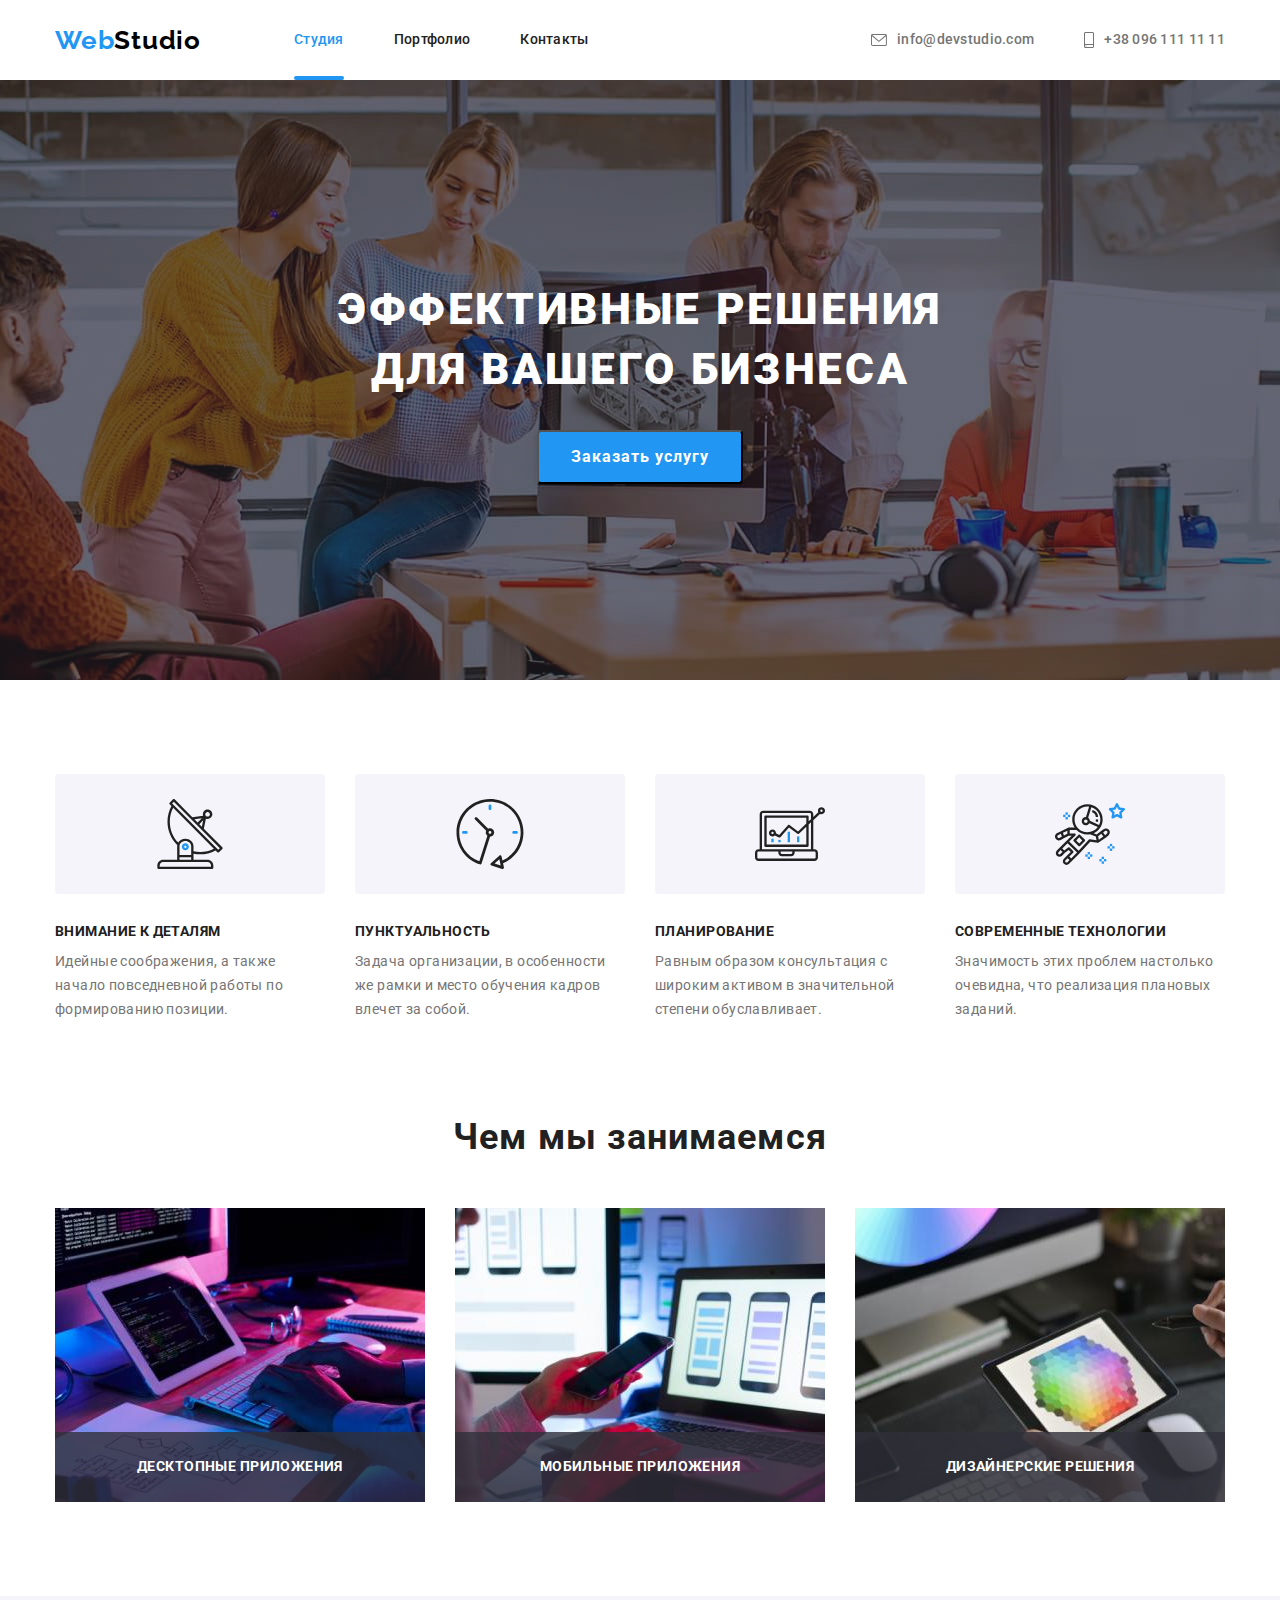
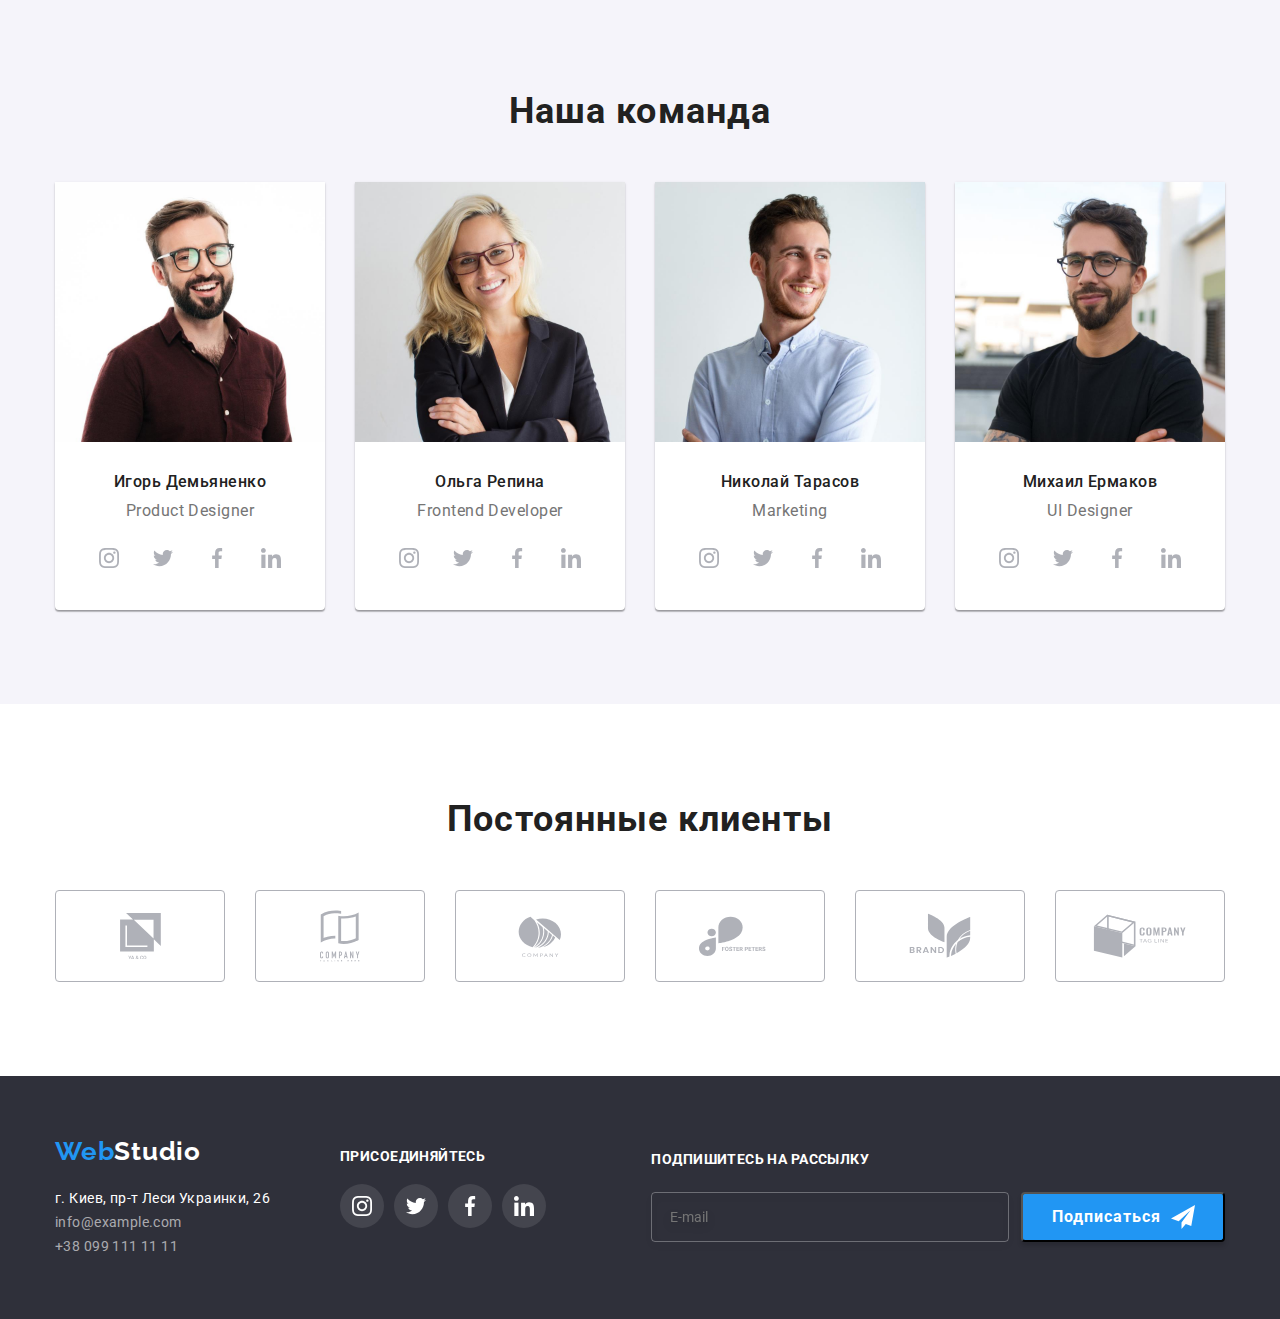
<file: index.html>
<!DOCTYPE html>
<html lang="ru">

<head>
    <meta charset="UTF-8">
    <meta http-equiv="X-UA-Compatible" content="IE=edge">
    <meta name="viewport" content="width=device-width, initial-scale=1.0">
    <title>Document</title>
    <link href="https://fonts.googleapis.com/css2?family=Raleway:wght@700&family=Roboto:wght@400;500;700;900&display=swap"
        rel="stylesheet">
    <link rel="stylesheet" href="https://cdnjs.cloudflare.com/ajax/libs/modern-normalize/0.2.0/modern-normalize.min.css">
    <link rel="stylesheet" href="./css/style.css">
</head>

<body>
    <header class="header">
        <div class="container header-content">
            <!--site nav-->
            <nav class="main-nav">
                <!--black logo-->
                <a class="black-logo" lang="en" href="./index.html">
                    <span class="black-logo-web">Web</span><span class="black-logo-studio">Studio</span>
                </a>
                <ul class="site-nav list">
                    <li class="site-nav-item">
                        <a href="./index.html" class="link current">Студия</a>
                    </li>
                    <li class="site-nav-item">
                        <a href="./portfolio.html" class="link">Портфолио</a>
                    </li>
                    <li class="site-nav-item">
                        <a href="" class="link">Контакты</a>
                    </li>
                </ul>
            </nav>
            <!--address-->
            <div class="box-header-address">
                <ul class="list header-address">
                    <li lang="en" class="header-address-item">
                        <a href="mailto:info@devstudio.com" class="link">
                            <svg class="ikon-envelope" width="16px" height="12px">
                                <use href="./img/svg/symbol-defs.svg#envelope"></use>
                            </svg>
                            <span>info@devstudio.com</span>
                        </a>
                    </li>
                    <li class="header-address-item">
                        <a href="tel:+380961111111" class="link">
                            <svg class="ikon-phone" width="10px" height="16px">
                                <use href="./img/svg/symbol-defs.svg#phone"></use>
                            </svg>
                            <span>+38 096 111 11 11</span>
                        </a>
                    </li>
                </ul>
            </div>
        </div>
    </header>
    <main>
        <!--hero-->
        <section class="hero section">
            <h1 class="hero-title">Эффективные решения для вашего бизнеса</h1>
            <button class="hero-button" type="button" data-modal-open>Заказать услугу</button>
        </section>
        
        <!--преимущества-->
        <section class="section">
            <div class="container">
                <ul class="advantage list">
                    <li class="item">
                        <div class="advantage-ikon">
                        <svg class="ikon-locator" width="70px" height="70px">
                            <use href="./img/svg/symbol-defs.svg#locator"></use>
                        </svg>
                        </div>
                        <h3 class="title" >Внимание к деталям</h3>
                        <p>Идейные соображения, а также начало повседневной работы по формированию позиции.</p>
                    </li>
                    <li class="item">
                        <div class="advantage-ikon">
                            <svg class="ikon-clock" width="70px" height="70px">
                                <use href="./img/svg/symbol-defs.svg#clock"></use>
                            </svg>
                        </div>
                        <h3 class="title" >Пунктуальность</h3>
                        <p>Задача организации, в особенности же рамки и место обучения кадров влечет за собой.</p>
                    </li>
                    <li class="item">
                        <div class="advantage-ikon">
                            <svg class="ikon-diagram" width="70px" height="70px">
                                <use href="./img/svg/symbol-defs.svg#diagram"></use>
                            </svg>
                        </div>
                        <h3 class="title" >Планирование</h3>
                        <p>Равным образом консультация с широким активом в значительной степени обуславливает.</p>
                    </li>
                    <li class="item">
                        <div class="advantage-ikon">
                            <svg class="ikon-astronaut" width="70px" height="70px">
                                <use href="./img/svg/symbol-defs.svg#astronaut"></use>
                            </svg>
                        </div>
                        <h3 class="title" >Современные технологии</h3>
                        <p>Значимость этих проблем настолько очевидна, что реализация плановых заданий.</p>
                    </li>
                </ul>
            </div>
        </section>
        <!--сфера деятельности-->
        <section class="section section-works">
            <div class="container">
                <h2 class="title works-title" >Чем мы занимаемся</h2>
                <ul class="list works-example">
                    <li class="item">
                        <img src="./img/work1.jpg" width="370" alt="человек набирает код на компьютере">
                        <h3 class="title">Десктопные приложения</h3>
                    </li>
                    <li class="item">
                        <img src="./img/work2.jpg" width="370" alt="человек держит телефон и работает за ноутбуком">
                        <h3 class="title">Мобильные приложения</h3>
                    </li>
                    <li class="item">
                        <img src="./img/work3.jpg" width="370" alt="человек работает с планшетом">
                        <h3 class="title">Дизайнерские решения</h3>
                    </li>
                </ul>
            </div>
        </section>
        <!--команда-->
        <section class="section team ">
            <div class="container">
                <h2 class="title" >Наша команда</h2>
                <ul class="list team-list">
                    <li class="item">
                        <div class="team-card">
                            <img class="teammate" src="./img/team1.jpg" width="270" alt="мужчина с бородой в очках">
                            <h3 class="title" >Игорь Демьяненко</h3>
                            <p lang="en" class="position">Product Designer</p>
                            <ul class="list social-list-light">
                                <li class="social-item">
                                    <a href="" class="social-link-light">
                                        <svg class="ikon-instagram" width="20px" height="20px">
                                            <use href="./img/svg/symbol-defs.svg#instagram"></use>
                                        </svg>
                                    </a>
                                </li>
                                <li class="social-item">
                                    <a href="" class="social-link-light">
                                        <svg class="ikon-twitter" width="20px" height="20px">
                                            <use href="./img/svg/symbol-defs.svg#twitter"></use>
                                        </svg>
                                    </a>
                                </li>
                                <li class="social-item">
                                    <a href="" class="social-link-light">
                                        <svg class="ikon-facebook" width="20px" height="20px">
                                            <use href="./img/svg/symbol-defs.svg#facebook"></use>
                                        </svg>
                                    </a>
                                </li>
                                <li class="social-item">
                                    <a href="" class="social-link-light">
                                        <svg class="ikon-linkedin" width="20px" height="20px">
                                            <use href="./img/svg/symbol-defs.svg#linkedin"></use>
                                        </svg>
                                    </a>
                                </li>
                            </ul>
                        </div>
                    </li>
                    <li class="item">
                        <div class="team-card">
                            <img class="teammate" src="./img/team2.jpg" width="270" alt="блондинка в очках">
                            <h3 class="title" >Ольга Репина</h3>
                            <p lang="en" class="position">Frontend Developer</p>
                            <ul class="list social-list-light">
                                <li class="social-item">
                                    <a href="" class="social-link-light">
                                        <svg class="ikon-instagram" width="20px" height="20px">
                                            <use href="./img/svg/symbol-defs.svg#instagram"></use>
                                        </svg>
                                    </a>
                                </li>
                                <li class="social-item">
                                    <a href="" class="social-link-light">
                                        <svg class="ikon-twitter" width="20px" height="20px">
                                            <use href="./img/svg/symbol-defs.svg#twitter"></use>
                                        </svg>
                                    </a>
                                </li>
                                <li class="social-item">
                                    <a href="" class="social-link-light">
                                        <svg class="ikon-facebook" width="20px" height="20px">
                                            <use href="./img/svg/symbol-defs.svg#facebook"></use>
                                        </svg>
                                    </a>
                                </li>
                                <li class="social-item">
                                    <a href="" class="social-link-light">
                                        <svg class="ikon-linkedin" width="20px" height="20px">
                                            <use href="./img/svg/symbol-defs.svg#linkedin"></use>
                                        </svg>
                                    </a>
                                </li>
                            </ul>
                        </div>
                    </li>
                    <li class="item">
                        <div class="team-card">
                            <img class="teammate" src="./img/team3.jpg" width="270" alt="парень в голубой рубашке">
                            <h3 class="title" >Николай Тарасов</h3>
                            <p lang="en" class="position">Marketing</p>
                            <ul class="list social-list-light">
                                <li class="social-item">
                                    <a href="" class="social-link-light">
                                        <svg class="ikon-instagram" width="20px" height="20px">
                                            <use href="./img/svg/symbol-defs.svg#instagram"></use>
                                        </svg>
                                    </a>
                                </li>
                                <li class="social-item">
                                    <a href="" class="social-link-light">
                                        <svg class="ikon-twitter" width="20px" height="20px">
                                            <use href="./img/svg/symbol-defs.svg#twitter"></use>
                                        </svg>
                                    </a>
                                </li>
                                <li class="social-item">
                                    <a href="" class="social-link-light">
                                        <svg class="ikon-facebook" width="20px" height="20px">
                                            <use href="./img/svg/symbol-defs.svg#facebook"></use>
                                        </svg>
                                    </a>
                                </li>
                                <li class="social-item">
                                    <a href="" class="social-link-light">
                                        <svg class="ikon-linkedin" width="20px" height="20px">
                                            <use href="./img/svg/symbol-defs.svg#linkedin"></use>
                                        </svg>
                                    </a>
                                </li>
                            </ul>
                        </div>
                    </li>
                    <li class="item">
                        <div class="team-card">
                            <img class="teammate" src="./img/team4.jpg" width="270" alt="парень с бородой в очках">
                            <h3 class="title" >Михаил Ермаков</h3>
                            <p lang="en" class="position">UI Designer</p>
                            <ul class="list social-list-light">
                                <li class="social-item">
                                    <a href="" class="social-link-light">
                                        <svg class="ikon-instagram" width="20px" height="20px">
                                            <use href="./img/svg/symbol-defs.svg#instagram"></use>
                                        </svg>
                                    </a>
                                </li>
                                <li class="social-item">
                                    <a href="" class="social-link-light">
                                        <svg class="ikon-twitter" width="20px" height="20px">
                                            <use href="./img/svg/symbol-defs.svg#twitter"></use>
                                        </svg>
                                    </a>
                                </li>
                                <li class="social-item">
                                    <a href="" class="social-link-light">
                                        <svg class="ikon-facebook" width="20px" height="20px">
                                            <use href="./img/svg/symbol-defs.svg#facebook"></use>
                                        </svg>
                                    </a>
                                </li>
                                <li class="social-item">
                                    <a href="" class="social-link-light">
                                        <svg class="ikon-linkedin" width="20px" height="20px">
                                            <use href="./img/svg/symbol-defs.svg#linkedin"></use>
                                        </svg>
                                    </a>
                                </li>
                            </ul>
                        </div>
                    </li>
                </ul>
            </div>
        </section>
        <section class="section client">
            <div class="container">
                <h2 class="title">Постоянные клиенты</h2>
                <ul class="list client-list">
                    <li class="client-item">
                        <a href="" class="client-link">
                            <svg class="ikon-client" width="41px" height="46.7px">
                                <use href="./img/svg/symbol-defs.svg#logo1"></use>
                            </svg>
                        </a>
                    </li>
                    <li class="client-item">
                        <a href="" class="client-link">
                            <svg class="ikon-client" width="40px" height="52px">
                                <use href="./img/svg/symbol-defs.svg#logo2"></use>
                            </svg>
                        </a>
                    </li>
                    <li class="client-item">
                        <a href="" class="client-link">
                            <svg class="ikon-client" width="43.46px" height="41.18px">
                                <use href="./img/svg/symbol-defs.svg#logo3"></use>
                            </svg>
                        </a>
                    </li>
                    <li class="client-item">
                        <a href="" class="client-link">
                            <svg class="ikon-client" width="84.44px" height="40.62px">
                                <use href="./img/svg/symbol-defs.svg#logo4"></use>
                            </svg>
                        </a>
                    </li>
                    <li class="client-item">
                        <a href="" class="client-link">
                            <svg class="ikon-client" width="62.54px" height="45.43px">
                                <use href="./img/svg/symbol-defs.svg#logo5"></use>
                            </svg>
                        </a>
                    </li>
                    <li class="client-item">
                        <a href="" class="client-link">
                            <svg class="ikon-client" width="93.79px" height="43.93px">
                                <use href="./img/svg/symbol-defs.svg#logo6"></use>
                            </svg>
                        </a>
                    </li>
                </ul>
            </div>
        </section>
    </main>
    <footer class="footer">
        <!--контакты-->
            <div class="container">
                <div class="footer-content">
                    <!--white logo-->
                    <a lang="en" href="./index.html" class="white-logo link">
                        <span class="white-logo-web">Web</span><span class="white-logo-studio">Studio</span>
                    </a>
                    <address>
                        <p>
                            <span class="footer-address">г. Киев, пр-т Леси Украинки, 26</span><br>
                            <a class="footer-mail" href="mailto:info@example.com">info@example.com</a>
                            <br>
                            <a class="footer-tel" href="tel:+380991111111">+38 099 111 11 11</a>
                        </p>
                    </address>
                </div>
                <div class="footer-social-link">
                    <h3 class="title">Присоединяйтесь</h3>
                    <ul class="list social-list-dark">
                        <li class="item social-item">
                            <a href="" class="social-link-dark">
                                <svg class="ikon-instagram" width="20px" height="20px">
                                    <use href="./img/svg/symbol-defs.svg#instagram"></use>
                                </svg>
                            </a>
                        </li>
                        <li class="social-item">
                            <a href="" class="social-link-dark">
                                <svg class="ikon-twitter" width="20px" height="20px">
                                    <use href="./img/svg/symbol-defs.svg#twitter"></use>
                                </svg>
                            </a>
                        </li>
                        <li class="social-item">
                            <a href="" class="social-link-dark">
                                <svg class="ikon-facebook" width="20px" height="20px">
                                    <use href="./img/svg/symbol-defs.svg#facebook"></use>
                                </svg>
                            </a>
                        </li>
                        <li class="social-item">
                            <a href="" class="social-link-dark">
                                <svg class="ikon-linkedin" width="20px" height="20px">
                                    <use href="./img/svg/symbol-defs.svg#linkedin"></use>
                                </svg>
                            </a>
                        </li>
                    </ul>
                </div>
                <div class="footer-form-box">
                    <b class="footer-form-head">Подпишитесь на рассылку</b>
                    <form action="#" class="footer-form">
                        <input type="email" name="user-email" class="footer-input" placeholder="E-mail">
                        <button type="submit" class="footer-form-button">Подписаться
                            <svg class="ikon-send" width="24px" height="24px">
                                <use href="./img/svg/symbol-defs.svg#send"></use>
                            </svg>
                        </button>
                    </form>
                </div>
            </div>
    </footer>
    <!---------------backdrop--------------------->
    <div class="backdrop is-hidden" data-modal>
        <div class="modal">
            <button type="button" class="modal-close-btn" data-modal-close>
                <svg class="ikon-close" width="18px" height="18px" >
                    <use href="./img/svg/symbol-defs.svg#close"></use>
                </svg>
            </button>
            <!--================FORM================-->
            <form action="#" class="modal-form">
                <p class="modal-form-head">Оставьте свои данные, мы вам перезвоним</p>
                <label class="modal-form-field">
                    Имя
                    <span class="modal-form-input-wrapper">
                        <input type="text" class="modal-form-input" name="user-name">
                        <svg class="ikon-input" width="18px" height="18px" >
                            <use href="./img/svg/symbol-defs.svg#person" ></use>
                        </svg>
                    </span>
                </label>
                <label class="modal-form-field">
                    Телефон
                    <span class="modal-form-input-wrapper">
                        <input type="tel" class="modal-form-input" name="user-tel">
                        <svg class="ikon-input" width="18px" height="18px">
                            <use href="./img/svg/symbol-defs.svg#tel"></use>
                        </svg>
                    </span>
                </label>
                <label class="modal-form-field">
                    Почта
                    <span class="modal-form-input-wrapper">
                        <input type="email" class="modal-form-input" name="user-email">
                        <svg class="ikon-input" width="18px" height="18px">
                            <use href="./img/svg/symbol-defs.svg#email"></use>
                        </svg>
                    </span>
                </label>
                <label class="modal-form-field">
                    Комментарий
                    <textarea name="user-comment" class="modal-form-comment" placeholder="Введите текст"></textarea>
                </label>
                <input type="checkbox" name="user-privacy" class="modal-form-check visually-hidden" id="user-privacy" required>
                <label for="user-privacy" class="modal-form-checkbox-description">
                    Соглашаюсь с рассылкой и принимаю <a href="" class="modal-form-checkbox-link">Условия договора</a>
                </label>
                <button type="submit" class="modal-form-button">Отправить</button>
            </form>
        </div>
    </div>
    <script src="./js/modal.js"></script>
</body>

</html>
</file>
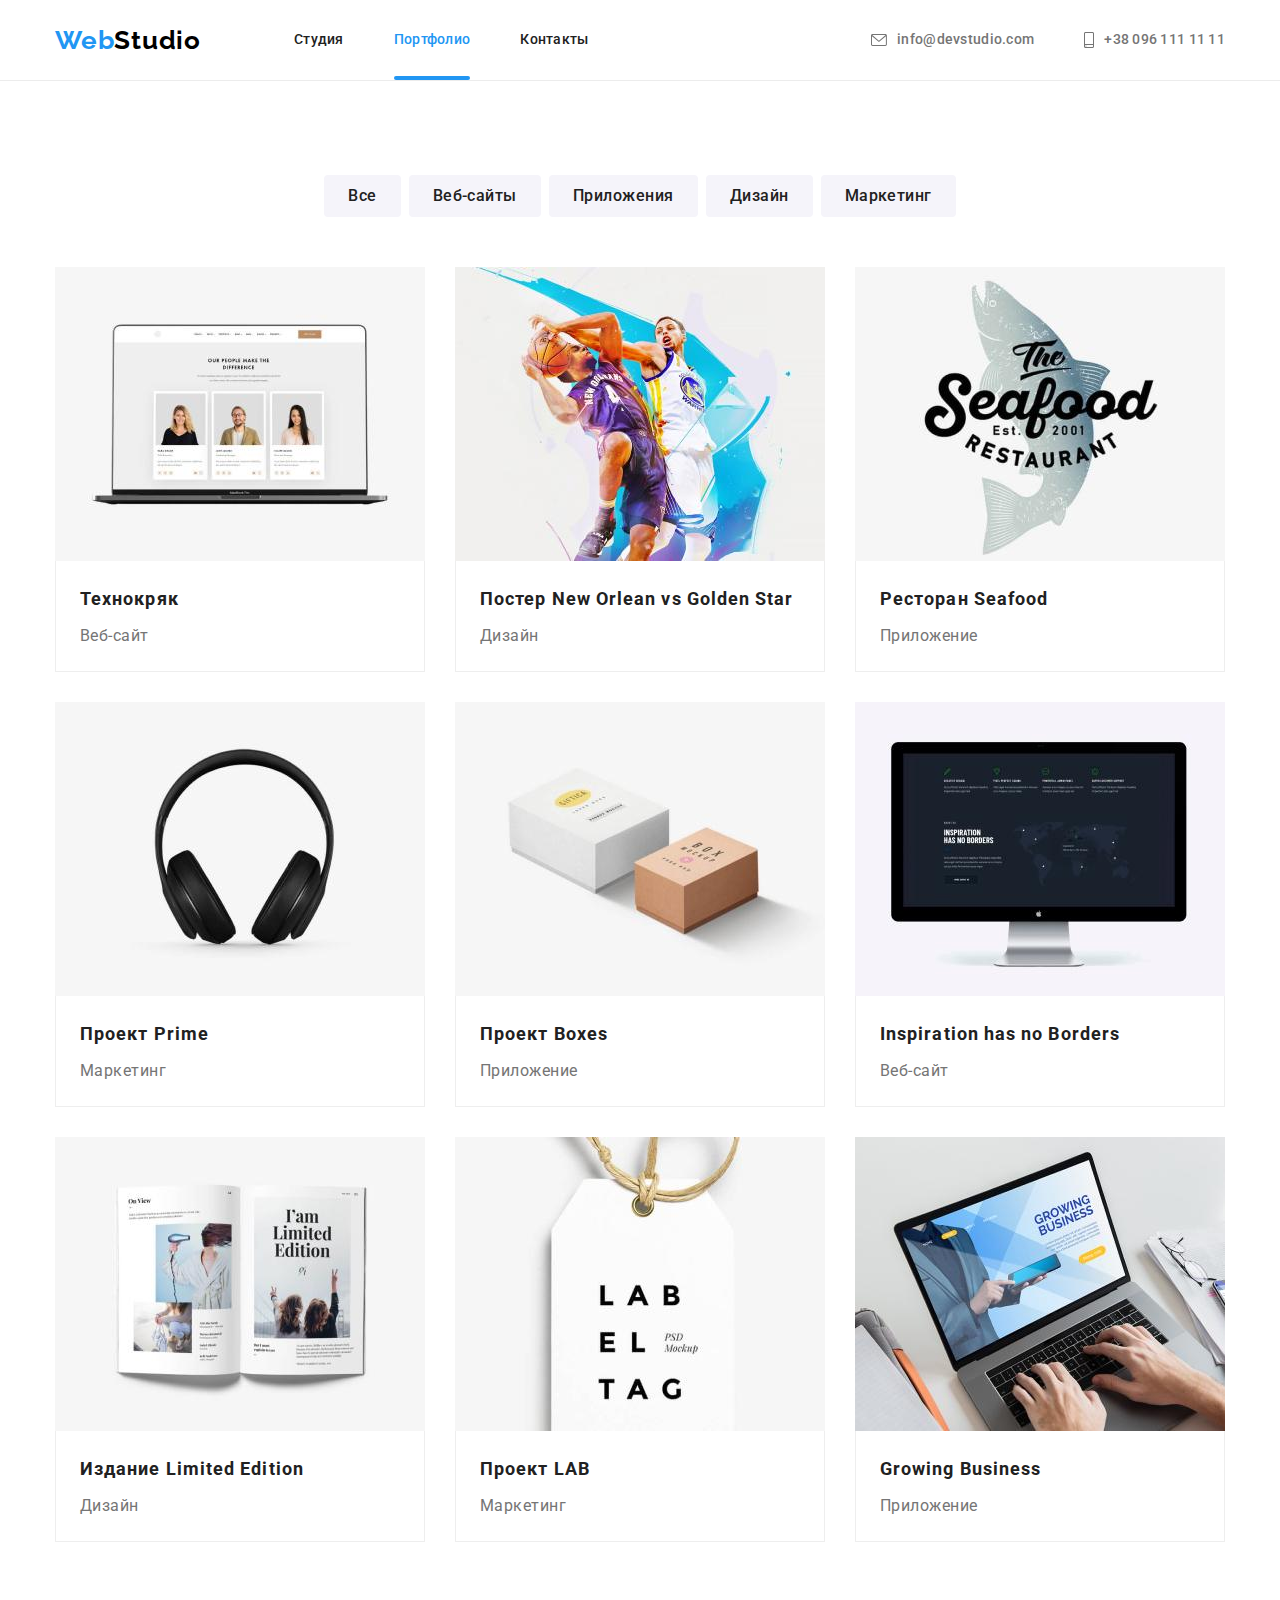
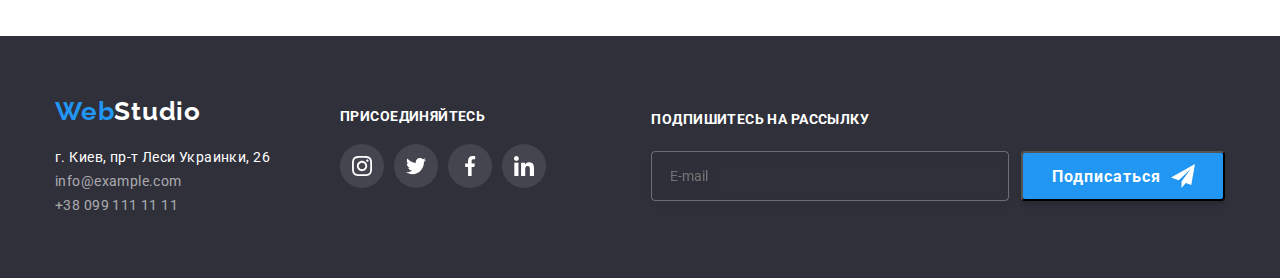
<file: portfolio.html>
<!DOCTYPE html>
<html lang="ru">

<head>
    <meta charset="UTF-8">
    <meta http-equiv="X-UA-Compatible" content="IE=edge">
    <meta name="viewport" content="width=device-width, initial-scale=1.0">
    <title>Document</title>
    <link href="https://fonts.googleapis.com/css2?family=Raleway:wght@700&family=Roboto:wght@400;500;700;900&display=swap"
        rel="stylesheet">
    <link rel="stylesheet" href="https://cdnjs.cloudflare.com/ajax/libs/modern-normalize/0.2.0/modern-normalize.min.css">
    <link rel="stylesheet" href="./css/style.css">
</head>

<body>
    <header class="header header-portfolio">
        <div class="container header-content">
            <!--site nav-->
            <nav class="main-nav">
                <!--black logo-->
                <a class="black-logo" lang="en" href="./index.html">
                    <span class="black-logo-web">Web</span><span class="black-logo-studio">Studio</span>
                </a>
                <ul class="site-nav list">
                    <li class="site-nav-item">
                        <a href="./index.html" class="link">Студия</a>
                    </li>
                    <li class="site-nav-item">
                        <a href="./portfolio.html" class="link current">Портфолио</a>
                    </li>
                    <li class="site-nav-item">
                        <a href="" class="link">Контакты</a>
                    </li>
                </ul>
            </nav>
            <!--address-->
            <div class="box-header-address">
                <ul class="list header-address">
                    <li lang="en" class="header-address-item">
                        <a href="mailto:info@devstudio.com" class="link">
                            <svg class="ikon-envelope" width="16px" height="12px">
                                <use href="./img/svg/symbol-defs.svg#envelope"></use>
                            </svg>
                            <span>info@devstudio.com</span>
                        </a>
                    </li>
                    <li class="header-address-item">
                        <a href="tel:+380961111111" class="link">
                            <svg class="ikon-phone" width="10px" height="16px">
                                <use href="./img/svg/symbol-defs.svg#phone"></use>
                            </svg>
                            <span>+38 096 111 11 11</span>
                        </a>
                    </li>
                </ul>
            </div>
        </div>
        </header>
    </header>
    <main>
        <!--Фильтр-->
        <section class="section">
            <div class="container">
                <ul class="work-filter list">
                    <li class="item">
                        <button type="button" class="button">Все</button>
                    </li>
                    <li class="item">
                        <button type="button" class="button">Веб-сайты</button>
                    </li>
                    <li class="item">
                        <button type="button" class="button">Приложения</button>
                    </li>
                    <li class="item">
                        <button type="button" class="button">Дизайн</button>
                    </li>
                    <li class="item">
                        <button type="button" class="button">Маркетинг</button>
                    </li>
                </ul>
            <!--Портфолио-->
                <h1 class="visually-hidden">Портфолио</h1>
                <ul class="list portfolio">
                    <li class="item">
                        <a class="portfolio-link" href="">
                            <div class="portfolio-description">
                                <img src="./img/refer1.jpg" alt="ноутбук">
                                <p class="text">Технокряк это современная площадка распространения коронавируса. Компании используют эту платформу для цифрового
                            шпионажа и атак на защищённые сервера конкурентов.</p>
                            </div>
                            <div class="card-text">
                                <h2 class="title">Технокряк</h2>
                                <p class="project-type">Веб-сайт</p>
                            </div>
                        </a>

                    </li>
                    <li class="item">
                        <a class="portfolio-link" href="">
                            <div class="portfolio-description">
                                <img src="./img/refer2.jpg" alt="два баскетболиста">
                                <p class="text">Технокряк это современная площадка распространения коронавируса. Компании используют эту платформу для
                                    цифрового
                                    шпионажа и атак на защищённые сервера конкурентов.</p>
                            </div>
                            <div class="card-text">
                                <h2 class="title">Постер New Orlean vs Golden Star</h2>
                                <p class="project-type">Дизайн</p>
                            </div>
                        </a>
                    </li>

                    <li class="item">
                        <a class="portfolio-link" href="">
                            <div class="portfolio-description">
                                <img src="./img/refer3.jpg" alt="логотип ресторана Seafood">
                                <p class="text">Технокряк это современная площадка распространения коронавируса. Компании используют эту платформу для
                                    цифрового
                                    шпионажа и атак на защищённые сервера конкурентов.</p>
                            </div>
                            <div class="card-text">
                                <h2 class="title">Ресторан Seafood</h2>
                                <p class="project-type">Приложение</p>
                            </div>
                        </a>
                    </li>

                    <li class="item">
                        <a class="portfolio-link" href="">
                            <div class="portfolio-description">
                                <img src="./img/refer4.jpg" alt="наушники">
                                <p class="text">Технокряк это современная площадка распространения коронавируса. Компании используют эту платформу для
                                    цифрового
                                    шпионажа и атак на защищённые сервера конкурентов.</p>
                            </div>
                            <div class="card-text">
                                <h2 class="title">Проект Prime</h2>
                                <p class="project-type">Маркетинг</p>
                            </div>
                        </a>
                    </li>

                    <li class="item">
                        <a class="portfolio-link" href="">
                            <div class="portfolio-description">
                                <img src="./img/refer5.jpg" alt="две коробки, белая и коричневая">
                                <p class="text">Технокряк это современная площадка распространения коронавируса. Компании используют эту платформу для
                                    цифрового
                                    шпионажа и атак на защищённые сервера конкурентов.</p>
                            </div>
                            <div class="card-text">
                                <h2 class="title">Проект Boxes</h2>
                                <p class="project-type">Приложение</p>
                            </div>
                        </a>
                    </li>

                    <li class="item">
                        <a class="portfolio-link" href="">
                            <div class="portfolio-description">
                                <img src="./img/refer6.jpg" alt="монитор компьютера">
                                <p class="text">Технокряк это современная площадка распространения коронавируса. Компании используют эту платформу для
                                    цифрового
                                    шпионажа и атак на защищённые сервера конкурентов.</p>
                            </div>
                            <div class="card-text">
                                <h2 class="title">Inspiration has no Borders</h2>
                                <p class="project-type">Веб-сайт</p>
                            </div>
                        </a>
                    </li>

                    <li class="item">
                        <a class="portfolio-link" href="">
                            <div class="portfolio-description">
                                <img src="./img/refer7.jpg" alt="открытая книга">
                                <p class="text">Технокряк это современная площадка распространения коронавируса. Компании используют эту платформу для
                                    цифрового
                                    шпионажа и атак на защищённые сервера конкурентов.</p>
                            </div>
                            <div class="card-text">
                                <h2 class="title">Издание Limited Edition</h2>
                                <p class="project-type">Дизайн</p>
                            </div>
                        </a>
                    </li>
                    
                    <li class="item">
                        <a class="portfolio-link" href="">
                            <div class="portfolio-description">
                                <img src="./img/refer8.jpg" alt="бирка на нитке с надписью LAB EL TAG">
                                <p class="text">Технокряк это современная площадка распространения коронавируса. Компании используют эту платформу для
                                    цифрового
                                    шпионажа и атак на защищённые сервера конкурентов.</p>
                            </div>
                            <div class="card-text">
                                <h2 class="title">Проект LAB</h2>
                                <p class="project-type">Маркетинг</p>
                            </div>
                        </a>
                    </li>

                    <li class="item">
                        <a class="portfolio-link" href="">
                            <div class="portfolio-description">
                                <img src="./img/refer9.jpg" alt="человек работающий за ноутбуком">
                                <p class="text">Технокряк это современная площадка распространения коронавируса. Компании используют эту платформу для
                                    цифрового
                                    шпионажа и атак на защищённые сервера конкурентов.</p>
                            </div>
                            <div class="card-text">
                                <h2 class="title">Growing Business</h2>
                                <p class="project-type">Приложение</p>
                            </div>
                        </a>
                    </li>
                </ul>
            </div>
        </section>
         
    </main>
    <footer class="footer">
        <!--контакты-->
        <div class="container">
            <div class="footer-content">
                <!--white logo-->
                <a lang="en" href="./index.html" class="white-logo link">
                    <span class="white-logo-web">Web</span><span class="white-logo-studio">Studio</span>
                </a>
                <address>
                    <p>
                        <span class="footer-address">г. Киев, пр-т Леси Украинки, 26</span><br>
                        <a class="footer-mail" href="mailto:info@example.com">info@example.com</a>
                        <br>
                        <a class="footer-tel" href="tel:+380991111111">+38 099 111 11 11</a>
                    </p>
                </address>
            </div>
            <div class="footer-social-link">
                <h3 class="title">Присоединяйтесь</h3>
                <ul class="list social-list-dark">
                    <li class="item social-item">
                        <a href="" class="social-link-dark">
                            <svg class="ikon-instagram" width="20px" height="20px">
                                <use href="./img/svg/symbol-defs.svg#instagram"></use>
                            </svg>
                        </a>
                    </li>
                    <li class="social-item">
                        <a href="" class="social-link-dark">
                            <svg class="ikon-twitter" width="20px" height="20px">
                                <use href="./img/svg/symbol-defs.svg#twitter"></use>
                            </svg>
                        </a>
                    </li>
                    <li class="social-item">
                        <a href="" class="social-link-dark">
                            <svg class="ikon-facebook" width="20px" height="20px">
                                <use href="./img/svg/symbol-defs.svg#facebook"></use>
                            </svg>
                        </a>
                    </li>
                    <li class="social-item">
                        <a href="" class="social-link-dark">
                            <svg class="ikon-linkedin" width="20px" height="20px">
                                <use href="./img/svg/symbol-defs.svg#linkedin"></use>
                            </svg>
                        </a>
                    </li>
                </ul>
            </div>
            <div class="footer-form-box">
                <b class="footer-form-head">Подпишитесь на рассылку</b>
                <form action="#" class="footer-form">
                    <input type="email" name="user-email" class="footer-input" placeholder="E-mail">
                    <button type="submit" class="footer-form-button">Подписаться
                        <svg class="ikon-send" width="24px" height="24px">
                            <use href="./img/svg/symbol-defs.svg#send"></use>
                        </svg>
                    </button>
                </form>
            </div>
        </div>
    </footer>
</body>

</html>
</file>
<file: css/style.css>
html {
  box-sizing: border-box;
}
.visually-hidden {
  position: absolute !important;
  clip: rect(1px 1px 1px 1px);
  clip: rect(1px, 1px, 1px, 1px);
  padding: 0 !important;
  border: 0 !important;
  height: 1px !important;
  width: 1px !important;
  overflow: hidden;
}
*,
*::before,
*::after {
  box-sizing: border-box;
}
:root {
  --primary-text-color: #757575;
  --title-text-color: #212121;
  --accent-color: #2196f3;
}
h1,
h2,
h3,
h4,
h5,
h6,
p {
  margin: 0;
}
img {
  display: block;
  max-width: 100%;
  height: auto;
}
.list {
  list-style: none;
  padding-left: 0;
  margin: 0;
}
body {
  margin: 0;

  background-color: #ffffff;

  color: var(--primary-text-color);
  font-family: roboto, sans-serif;
  font-size: 14px;
  line-height: 1.71;
  letter-spacing: 0.03em;
}
/*==================ELEMENTS=====================*/
.container {
  width: 1200px;
  margin-left: auto;
  margin-right: auto;
  padding-left: 15px;
  padding-right: 15px;
}

.title {
  color: var(--title-text-color);
}
.section {
  padding-top: 94px;
  padding-bottom: 94px;
}

/*index.html*/

/*header*/
.header {
  background-color: #ffffff;
}

.header-content {
  display: flex;
  align-items: center;
}
/*logo*/
.black-logo {
  margin-right: 93px;
}

.black-logo,
.white-logo {
  font-family: Raleway, sans-serif;
  font-weight: bold;
  font-size: 26px;
  line-height: 1.19;
  letter-spacing: 0.03em;
  text-decoration: none;
}

.black-logo-web {
  color: #2196f3;
}
.black-logo-studio {
  color: #000000;
}
/*site nav*/
.main-nav {
  display: flex;
  align-items: center;
}
.site-nav {
  display: flex;
}

.site-nav-item:not(:last-child) {
  margin-right: 50px;
}
.site-nav .link {
  display: block;
  padding-top: 32px;
  padding-bottom: 32px;

  color: var(--title-text-color);
  text-decoration: none;
  font-weight: 500;
  font-size: 14px;
  line-height: 1.14;
  letter-spacing: 0.02em;

  transition: color 250ms;
  transition-timing-function: cubic-bezier(0.4, 0, 0.2, 1);
}

.site-nav .link:hover,
.site-nav .link:focus {
  color: var(--accent-color);
}
.site-nav .link.current {
  color: var(--accent-color);
}
.current {
  position: relative;
}
.current::after {
  content: '';
  position: absolute;
  display: block;
  width: 100%;
  height: 4px;
  bottom: 0;
  background-color: var(--accent-color);
  border-radius: 2px;
}
.ikon-envelope,
.ikon-phone {
  margin-right: 10px;
  fill: #757575;
  transition: fill 250ms;
  transition-timing-function: cubic-bezier(0.4, 0, 0.2, 1);
}
.header-address-item .link:hover .ikon-envelope,
.header-address-item .link:focus .ikon-envelope,
.header-address-item .link:hover .ikon-phone,
.header-address-item .link:focus .ikon-phone {
  fill: var(--accent-color);
}

.header-address-item .link {
  display: flex;
  align-items: center;
}

/*address*/
.box-header-address {
  margin-left: auto;
}
.header-address {
  display: flex;
}
.header-address-item:not(:last-child) {
  margin-right: 50px;
}

.header-address .link {
  font-weight: 500;
  font-size: 14px;
  line-height: 1.14;
  letter-spacing: 0.02em;
  color: #757575;

  text-decoration: none;
  transition: color 250ms;
  transition-timing-function: cubic-bezier(0.4, 0, 0.2, 1);
}
.header-address .link:hover,
.header-address .link:focus {
  color: var(--accent-color);
}

/*============================MAIN====================================*/

/*=============================HERO==================================*/
.hero {
  padding-top: 200px;
  padding-bottom: 200px;
  text-align: center;
  background-color: #2f303a;
  background-image: linear-gradient(to right, rgba(47, 48, 58, 0.4), rgba(47, 48, 58, 0.4)),
    url(../img/herobg.jpg);
  max-width: 1600px;
  height: 600px;
  background-position: center;
  background-size: cover;
  margin-left: auto;
  margin-right: auto;
}
.hero-title {
  width: 694px;
  margin-left: auto;
  margin-right: auto;
  margin-bottom: 30px;

  color: #ffffff;
  font-weight: 900;
  font-size: 44px;
  line-height: 1.36;
  text-align: center;
  letter-spacing: 0.06em;
  text-transform: uppercase;
}
.hero-button {
  min-width: 200px;
  background-color: #2196f3;
  box-shadow: 0px 4px 4px rgba(0, 0, 0, 0.15);
  border-radius: 4px;
  outline: none;

  padding: 10px 32px;

  color: #ffffff;
  font-style: normal;
  font-weight: bold;
  font-size: 16px;
  line-height: 1.87;
  letter-spacing: 0.06em;

  cursor: pointer;
  transition: background-color 250ms;
  transition-timing-function: cubic-bezier(0.4, 0, 0.2, 1);
}
.hero-button:hover,
.hero-button:focus {
  background: #188ce8;
}
/*===========================ПРЕИМУЩЕСТВА==========================*/

.advantage {
  display: flex;
  flex-wrap: wrap;
  margin-left: -30px;
  margin-top: -30px;
}
.advantage-ikon {
  display: flex;
  height: 120px;
  justify-content: center;
  align-items: center;
  background: #f5f4fa;
  border-radius: 4px;

  margin-bottom: 30px;
}
.advantage .item {
  flex-basis: calc((100% - 30px * 4) / 4);
  margin-left: 30px;
  margin-top: 30px;
}

.advantage .title {
  margin-bottom: 10px;

  font-weight: bold;
  font-size: 14px;
  line-height: 1.14;
  letter-spacing: 0.03em;
  text-transform: uppercase;
}

/*=======================СФЕРА ДЕЯТЕЛЬНОСТИ=======================*/
.works-title {
  margin-left: auto;
  margin-right: auto;
}

.section-works {
  padding-top: 0;
}
.works-title,
.team .title {
  margin-bottom: 50px;

  font-weight: bold;
  font-size: 36px;
  line-height: 1.17;
  text-align: center;
  letter-spacing: 0.03em;
}
.works-example {
  display: flex;
  flex-wrap: wrap;
  margin-left: -30px;
  margin-top: -30px;
}
.works-example .item {
  flex-basis: calc((100% - 30px * 3) / 3);
  margin-left: 30px;
  margin-top: 30px;

  position: relative;
}
.works-example .title {
  position: absolute;
  left: 0;
  bottom: 0;
  width: 100%;
  background: rgba(47, 48, 58, 0.8);
  padding-top: 27px;
  padding-bottom: 27px;

  font-weight: bold;
  font-size: 14px;
  line-height: 1.14;
  text-align: center;
  letter-spacing: 0.03em;
  text-transform: uppercase;

  color: #ffffff;
}

/*===========================TEAM============================*/
.team {
  background-color: #f5f4fa;
}
.team-card {
  background-color: #ffffff;
  box-shadow: 0px 1px 3px rgba(0, 0, 0, 0.12), 0px 1px 1px rgba(0, 0, 0, 0.14),
    0px 2px 1px rgba(0, 0, 0, 0.2);
  border-radius: 0px 0px 4px 4px;
}

.team-card .title {
  margin-bottom: 10px;

  font-weight: 500;
  font-size: 16px;
  line-height: 1.19;
  text-align: center;
  letter-spacing: 0.03em;
}
.teammate {
  margin-bottom: 30px;
}
.team-list {
  display: flex;
  flex-wrap: wrap;
  margin-left: -30px;
  margin-top: -30px;
}
.team-list .item {
  flex-basis: calc((100% - 30px * 4) / 4);
  margin-top: 30px;
  margin-left: 30px;
}

.social-list-light {
  display: flex;
  justify-content: space-between;
  padding-bottom: 30px;
  padding-left: 32px;
  padding-right: 32px;
}

.social-link-light {
  display: flex;
  justify-content: center;
  align-items: center;
  width: 44px;
  height: 44px;
  border-radius: 50%;
  fill: #afb1b8;
  transition: background-color 250ms;
  transition-timing-function: cubic-bezier(0.4, 0, 0.2, 1);
}
.social-link-light:hover,
.social-link-light:focus {
  background-color: var(--accent-color);
}
.ikon-instagram,
.ikon-twitter,
.ikon-facebook,
.ikon-linkedin,
.ikon-instagram,
.ikon-twitter,
.ikon-facebook,
.ikon-linkedin {
  transition: fill 250ms;
  transition-timing-function: cubic-bezier(0.4, 0, 0.2, 1);
}
.social-link-light:hover .ikon-instagram,
.social-link-light:hover .ikon-twitter,
.social-link-light:hover .ikon-facebook,
.social-link-light:hover .ikon-linkedin,
.social-link-light:focus .ikon-instagram,
.social-link-light:focus .ikon-twitter,
.social-link-light:focus .ikon-facebook,
.social-link-light:focus .ikon-linkedin {
  fill: #ffffff;
}

.team-card .position {
  margin-bottom: 16px;

  font-size: 16px;
  line-height: 1.19;
  text-align: center;
  letter-spacing: 0.03em;
}

/*===========================CLIENTS=========================*/
.client .title {
  margin-bottom: 50px;

  font-weight: bold;
  font-size: 36px;
  line-height: 1.17;
  text-align: center;
  letter-spacing: 0.03em;

  color: #212121;
}
.client-list {
  display: flex;
  justify-content: space-between;
}
.client-item {
  display: flex;
}
.client-link {
  display: flex;
  justify-content: center;
  align-items: center;
  width: 170px;
  height: 92px;
  fill: #afb1b8;
  border: 1px solid #afb1b8;
  box-sizing: border-box;
  border-radius: 4px;
  transition: border-color 250ms;
  transition-timing-function: cubic-bezier(0.4, 0, 0.2, 1);
}
.client-link:hover,
.client-link:focus {
  border-color: var(--accent-color);
}
.ikon-client,
.ikon-client {
  transition: fill 250ms;
  transition-timing-function: cubic-bezier(0.4, 0, 0.2, 1);
}
.client-link:hover .ikon-client,
.client-link:focus .ikon-client {
  fill: var(--accent-color);
}

/*=============================FOOTER===============================*/
.footer {
  background-color: #2f303a;
}
.footer-content {
  padding-top: 60px;
  padding-bottom: 60px;
}
/*logo*/
.white-logo {
  display: inline-block;
  margin-bottom: 20px;
}
.white-logo-web {
  color: #2196f3;
}
.white-logo-studio {
  color: #ffffff;
}
/*address*/
.footer .link {
  display: inline-block;

  text-decoration: none;
}

.footer-address {
  margin-bottom: 9px;
  color: #ffffff;
  font-style: normal;
}
.footer-mail {
  margin-bottom: 9px;
}
.footer-mail,
.footer-tel {
  font-style: normal;
  color: rgba(255, 255, 255, 0.6);
  font-size: 14px;
  line-height: 1.71;
  letter-spacing: 0.03em;
  text-decoration: none;
  transition: color 250ms;
  transition-timing-function: cubic-bezier(0.4, 0, 0.2, 1);
}

.footer-mail:hover,
.footer-mail:focus,
.footer-tel:hover,
.footer-tel:focus {
  color: var(--accent-color);
}
.footer .container {
  display: flex;
}
.social-list-dark {
  display: flex;
}
.social-list-dark .social-item:not(:last-child) {
  margin-right: 10px;
}
.footer-social-link {
  padding-top: 72px;
  margin-left: 70px;
}
.footer-social-link .title {
  margin-bottom: 20px;
  font-weight: bold;
  font-size: 14px;
  line-height: 16px;
  letter-spacing: 0.03em;
  text-transform: uppercase;
  color: #ffffff;
}

.social-link-dark {
  display: flex;
  justify-content: center;
  align-items: center;
  width: 44px;
  height: 44px;
  border-radius: 50%;
  background: rgba(255, 255, 255, 0.1);
  fill: #ffffff;
  transition: background-color 250ms;
  transition-timing-function: cubic-bezier(0.4, 0, 0.2, 1);
}
.social-link-dark:hover,
.social-link-dark:focus {
  background-color: var(--accent-color);
}
.footer-form-box {
  padding-top: 72px;
  margin-left: auto;
}
.footer-form {
  display: flex;
}
.footer-form-head {
  width: 100%;
  font-weight: bold;
  font-size: 14px;
  line-height: 1.14;
  letter-spacing: 0.03em;
  text-transform: uppercase;

  color: #ffffff;
}
.footer-input {
  margin-top: 20px;
  width: 358px;
  height: 50px;
  border: 1px solid rgba(255, 255, 255, 0.3);
  box-sizing: border-box;
  filter: drop-shadow(0px 4px 4px rgba(0, 0, 0, 0.15));
  border-radius: 4px;
  background-color: transparent;
  outline: none;
  transition: border-color 250ms;
  transition-timing-function: cubic-bezier(0.4, 0, 0.2, 1);
}
.footer-input:focus {
  border-color: var(--accent-color);
}
.footer-input::placeholder {
  padding-left: 16px;
}
.footer-form-button {
  position: relative;
  font-weight: bold;
  font-size: 16px;
  line-height: 1.87;
  text-align: center;
  letter-spacing: 0.06em;
  outline: none;

  color: #ffffff;

  margin-left: 12px;
  margin-top: 20px;
  padding-right: 62px;
  padding-left: 29px;
  background: #2196f3;
  box-shadow: 0px 4px 4px rgba(0, 0, 0, 0.15);
  border-radius: 4px;
}
.ikon-send {
  position: absolute;
  top: 50%;
  right: 28px;
  transform: translateY(-50%);
}
/*======================PORTFOLIO.HTML========================*/

/*========================FILTER=============================*/
.button {
  padding: 6px 22px;

  border-radius: 4px;
  border-color: rgba(245, 244, 250, 0);
  outline: none;

  color: var(--title-text-color);
  font-weight: 500;
  font-size: 16px;
  line-height: 1.62;
  text-align: center;
  letter-spacing: 0.03em;

  background-color: #f5f4fa;

  cursor: pointer;
}

.work-filter {
  display: flex;
  justify-content: center;

  margin-bottom: 50px;
}
.work-filter .item:not(:last-child) {
  margin-right: 8px;
}
.work-filter .item:hover,
.work-filter .item:focus {
  box-shadow: 0px 3px 1px rgba(0, 0, 0, 0.1), 0px 1px 2px rgba(0, 0, 0, 0.08),
    0px 2px 2px rgba(0, 0, 0, 0.12);
}
.work-filter .item {
  transition: box-shadow 250ms;
  transition-timing-function: cubic-bezier(0.4, 0, 0.2, 1);
}

.work-filter .button:hover,
.work-filter .button:focus {
  background-color: var(--accent-color);
  color: #ffffff;
}
.work-filter .button {
  outline: none;
  transition: background-color 250ms, color 250ms;
  transition-timing-function: cubic-bezier(0.4, 0, 0.2, 1);
}
/*==========================PORTFOLIO========================*/
.header-portfolio {
  border-bottom: 1px solid #ececec;
}

.portfolio {
  display: flex;
  flex-wrap: wrap;
  margin-left: -30px;
  margin-top: -30px;
}
.portfolio > .item {
  flex-basis: calc((100% - 30px * 3) / 3);

  margin-left: 30px;
  margin-top: 30px;

  transition: box-shadow 250ms;
  transition-timing-function: cubic-bezier(0.4, 0, 0.2, 1);
}
.portfolio > .item:hover,
.portfolio > .item:focus {
  box-shadow: 0px 1px 1px rgba(0, 0, 0, 0.12), 0px 4px 4px rgba(0, 0, 0, 0.06),
    1px 4px 6px rgba(0, 0, 0, 0.16);
}

.portfolio-link {
  text-decoration: none;
  color: inherit;
}
.portfolio-description {
  position: relative;
  overflow: hidden;
}
.portfolio-description .text {
  transform: translateY(100%);
  position: absolute;
  top: 0;
  left: 0;
  height: 100%;
  padding-top: 63px;
  padding-right: 24px;
  padding-bottom: 63px;
  padding-left: 24px;

  overflow: auto;

  background: rgba(33, 150, 243, 0.9);

  font-size: 18px;
  line-height: 1.56;
  letter-spacing: 0.03em;

  color: #ffffff;

  transition: transform 250ms;
  transition-timing-function: cubic-bezier(0.4, 0, 0.2, 1);
}
.portfolio-link:hover .portfolio-description .text,
.portfolio-link:focus .portfolio-description .text {
  transform: translateY(0%);
}
.portfolio-link .title {
  font-weight: bold;
  font-size: 18px;
  line-height: 2;
  letter-spacing: 0.06em;
}
.card-text {
  padding: 20px 24px;
  border-width: 10px;
  border-left: 1px solid #eeeeee;
  border-right: 1px solid #eeeeee;
  border-bottom: 1px solid #eeeeee;
}
.project-type {
  margin-top: 4px;

  font-size: 16px;
  line-height: 1.87;
  letter-spacing: 0.03em;
}
/*==================================BACKDROP================================*/
.backdrop {
  position: fixed;
  top: 0;
  left: 0;
  width: 100%;
  height: 100%;

  background: rgba(0, 0, 0, 0.2);

  z-index: 100;

  transition: opacity 250ms, visibility 250ms;
  transition-timing-function: cubic-bezier(0.4, 0, 0.2, 1);
}

.modal {
  position: absolute;
  top: 50%;
  left: 50%;
  transform: translate(-50%, -50%);
  width: 528px;
  min-height: 581px;

  background: #ffffff;
  box-shadow: 0px 1px 3px rgba(0, 0, 0, 0.12), 0px 1px 1px rgba(0, 0, 0, 0.14),
    0px 2px 1px rgba(0, 0, 0, 0.2);
  border-radius: 4px;
}
.modal-close-btn {
  right: 8px;
  top: 8px;
  position: absolute;

  display: flex;
  align-items: center;
  justify-content: center;

  background: #ffffff;
  border: 1px solid rgba(0, 0, 0, 0.1);
  padding: 0;
  width: 30px;
  height: 30px;
  border-radius: 50%;
  cursor: pointer;
}
.modal-close-btn:hover .ikon-close {
  fill: var(--accent-color);
}
.is-hidden {
  opacity: 0;
  visibility: hidden;
  pointer-events: none;
}

/*========================FORM=============================*/

.modal-form {
  display: flex;
  flex-direction: column;
  padding-left: 40px;
  padding-right: 40px;
}
.modal-form-field {
  padding-top: 10px;
  font-size: 12px;
  line-height: 1.17;
  letter-spacing: 0.01em;
  color: var(--primary-text-color);
}
.modal-form-input {
  width: 100%;
  height: 40px;
  border: 1px solid rgba(33, 33, 33, 0.2);
  box-sizing: border-box;
  border-radius: 4px;

  margin-top: 4px;
  padding-left: 42px;

  transition: border-color 250ms;
  transition-timing-function: cubic-bezier(0.4, 0, 0.2, 1);
}
.modal-form-input:focus {
  outline: none;
  border-color: var(--accent-color);
}
.modal-form-input:focus + .ikon-input {
  fill: var(--accent-color);
}
.modal-form-input-wrapper {
  position: relative;
  display: block;
}
.ikon-input {
  position: absolute;
  top: 50%;
  left: 12px;
  transform: translateY(-50%);
}

.modal-form-head {
  padding-top: 40px;
  margin-bottom: 12px;

  font-weight: bold;
  font-size: 20px;
  line-height: 1.15;
  text-align: center;
  letter-spacing: 0.03em;

  color: #212121;
}
.modal-form-comment {
  width: 100%;
  height: 120px;
  margin-top: 4px;
  padding: 12px;

  border: 1px solid rgba(33, 33, 33, 0.2);
  box-sizing: border-box;
  border-radius: 4px;
  outline: none;

  resize: none;

  transition: border-color 250ms;
  transition-timing-function: cubic-bezier(0.4, 0, 0.2, 1);
}

.modal-form-comment::placeholder {
  font-size: 12px;
  line-height: 1.17;
  letter-spacing: 0.01em;

  color: rgba(117, 117, 117, 0.5);
}
.modal-form-comment:focus {
  border-color: var(--accent-color);
}

.modal-form-button {
  align-self: center;
  margin-top: 30px;

  padding: 10px 55px;

  font-weight: bold;
  font-size: 16px;
  line-height: 1.87;
  letter-spacing: 0.06em;

  background: #2196f3;
  box-shadow: 0px 4px 4px rgba(0, 0, 0, 0.15);
  border-radius: 4px;
  color: #ffffff;
  outline: none;

  transition: background-color 250ms;
  transition-timing-function: cubic-bezier(0.4, 0, 0.2, 1);
}
.modal-form-button:focus,
.modal-form-button:hover {
  background-color: #188ce8;
}
.modal-form-checkbox-description {
  margin-top: 20px;
  font-size: 14px;
  line-height: 1.71;
  letter-spacing: 0.03em;

  color: #757575;
}

.modal-form-checkbox-description::before {
  margin-left: 12px;

  display: inline-block;
  content: '';
  vertical-align: middle;
  width: 16px;
  height: 15px;
  border: 2px solid #212121;
  border-radius: 2px;
  margin-right: 10px;
  background-size: cover;
  transition: background-image 250ms, border 250ms;
  transition-timing-function: cubic-bezier(0.4, 0, 0.2, 1);
}

.modal-form-check:checked + .modal-form-checkbox-description::before {
  background-image: url(../img/svg/check.svg);
  border: none;
}

.modal-form-checkbox-link {
  font-size: 14px;
  line-height: 1.71;
  letter-spacing: 0.03em;
  text-decoration-line: underline;

  color: #2196f3;
}
</file>
